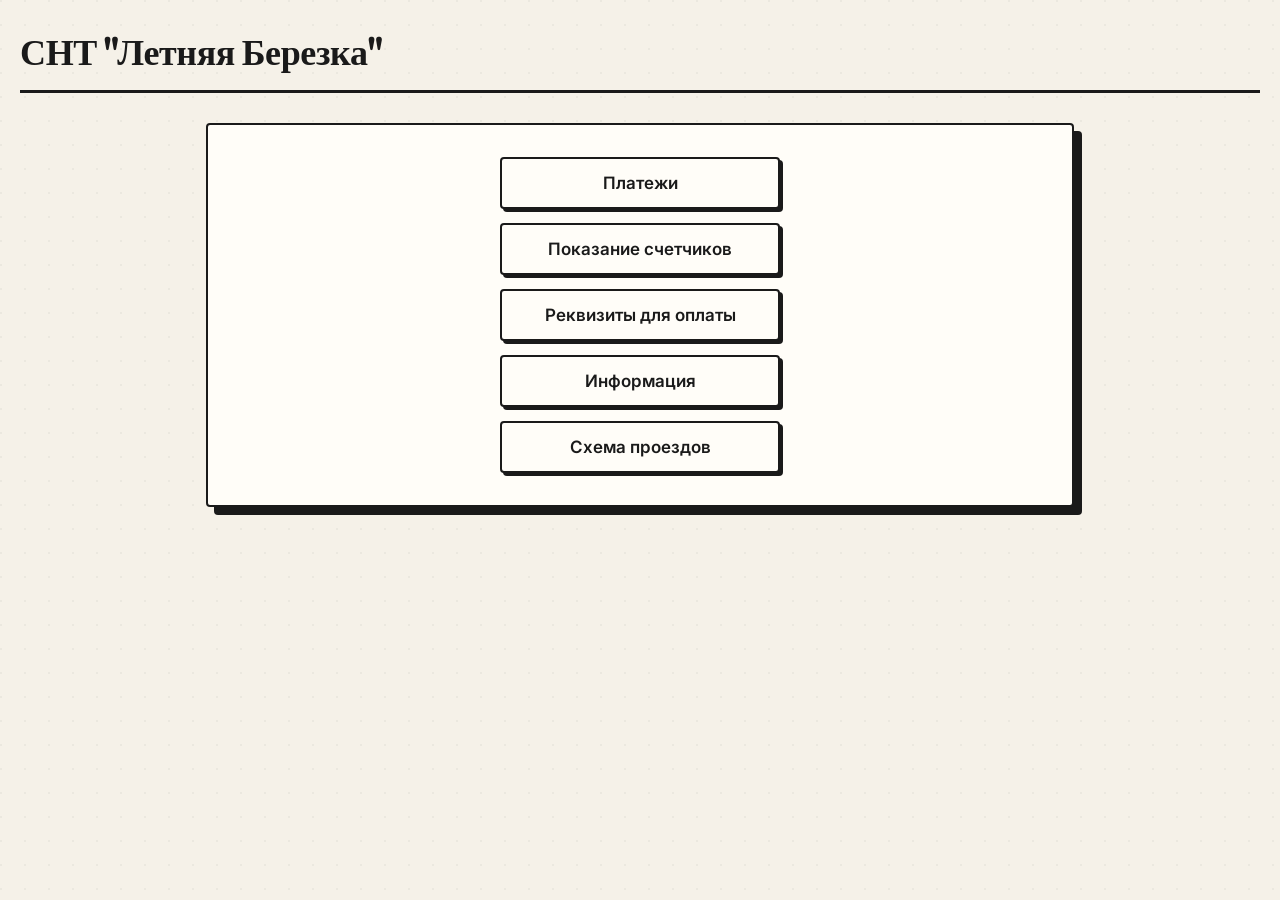
<file: index.html>
<!DOCTYPE html>
<html lang="ru">
<head>
<meta charset="UTF-8">
<meta name="viewport" content="width=device-width, initial-scale=1.0">
<link rel="stylesheet" href="style.css">
</head>
<body>
<div>
    <h1>СНТ "Летняя Березка"</h1>
</div>
<div id="content">
    <div class="menu">
        <button onclick="location.href='payments.html'">
            Платежи
        </button>

        <button onclick="location.href='info.html'">
            Показание счетчиков
        </button>

        <button onclick="location.href='details.html'">
            Реквизиты для оплаты
        </button>

        <button>
            Информация
        </button>

        <button onclick="location.href='inf.html'">
            Схема проездов
        </button>
    </div>
</div>

</body>
</html>
</file>
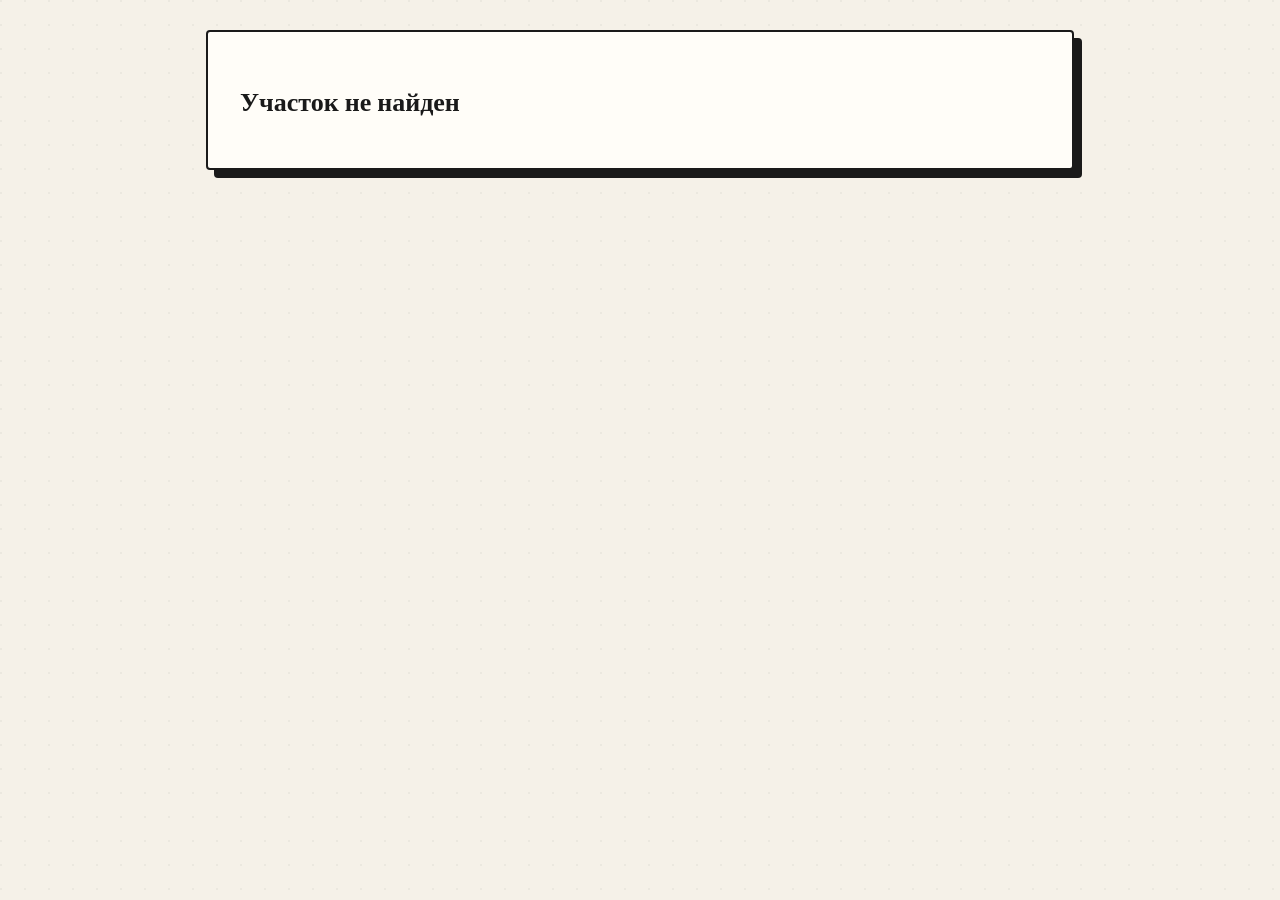
<file: debt.html>
<!DOCTYPE html>
<html lang="ru">
<head>
<meta charset="UTF-8">
<meta name="viewport" content="width=device-width, initial-scale=1.0">
<title>Долги участка</title>

<link rel="stylesheet" href="style.css?v=7">
</head>
<body>

<div id="content">
    Загрузка...
</div>

<script src="debt.js?v=7"></script>

</body>
</html>
</file>
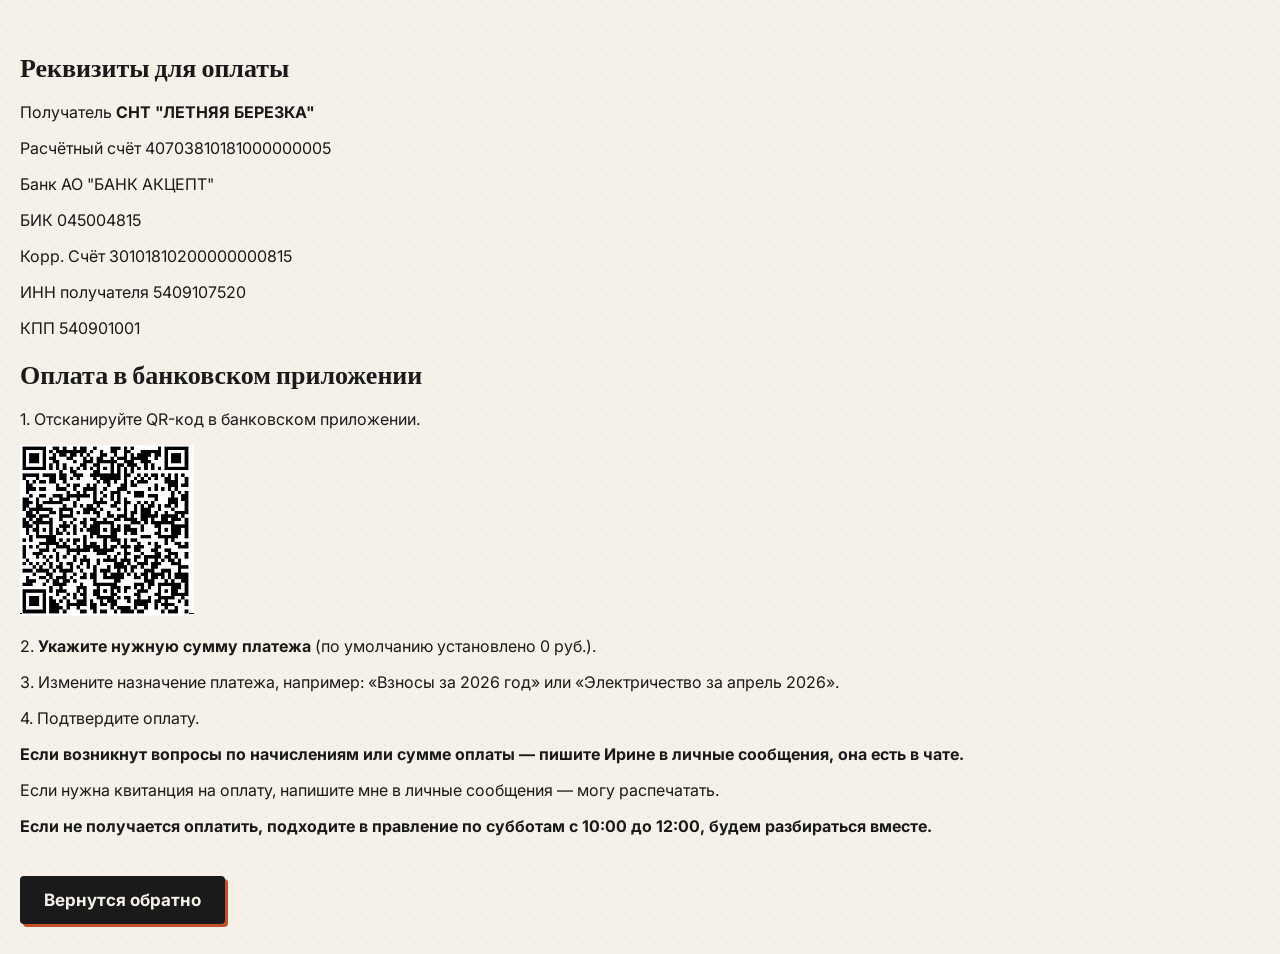
<file: details.html>
<!DOCTYPE html>
<html lang="en">
<head>
    <link rel="stylesheet" href="style.css">
    <meta charset="UTF-8">
    <meta name="viewport" content="width=device-width, initial-scale=1.0">
    <title>Document</title>
</head>
<body>

<h2><strong>Реквизиты для оплаты</strong></h2>
<p>Получатель <strong>СНТ "ЛЕТНЯЯ БЕРЕЗКА"</strong></p>
<p>Расчётный счёт 40703810181000000005</p>
<p>Банк АО "БАНК АКЦЕПТ"</p>
<p>БИК 045004815</p>
<p>Корр. Счёт 30101810200000000815</p>
<p>ИНН получателя 5409107520</p>
<p>КПП 540901001</p>
<h2><strong>Оплата в банковском приложении</strong></h2>
<p>1. Отсканируйте QR-код в банковском приложении.</p>
<img src="image/QR code.jpg" alt="Фото">
<p>2. <strong>Укажите нужную сумму платежа</strong> (по умолчанию установлено 0 руб.).</p>
<p>3. Измените назначение платежа, например: «Взносы за 2026 год» или «Электричество за апрель 2026».</p>
<p>4. Подтвердите оплату.</p>
<strong>Если возникнут вопросы по начислениям или сумме оплаты — пишите Ирине в личные сообщения, она есть в чате.</strong>
</p>

<p>
Если нужна квитанция на оплату, напишите мне в личные сообщения — могу распечатать.
</p>

<p>
<strong>Если не получается оплатить, подходите в правление по субботам с 10:00 до 12:00, будем разбираться вместе.</strong>
</p>
<button class="back-btn" onclick="location.href='index.html'">
        Вернутся обратно
    </button>
</body>
</html>
</file>
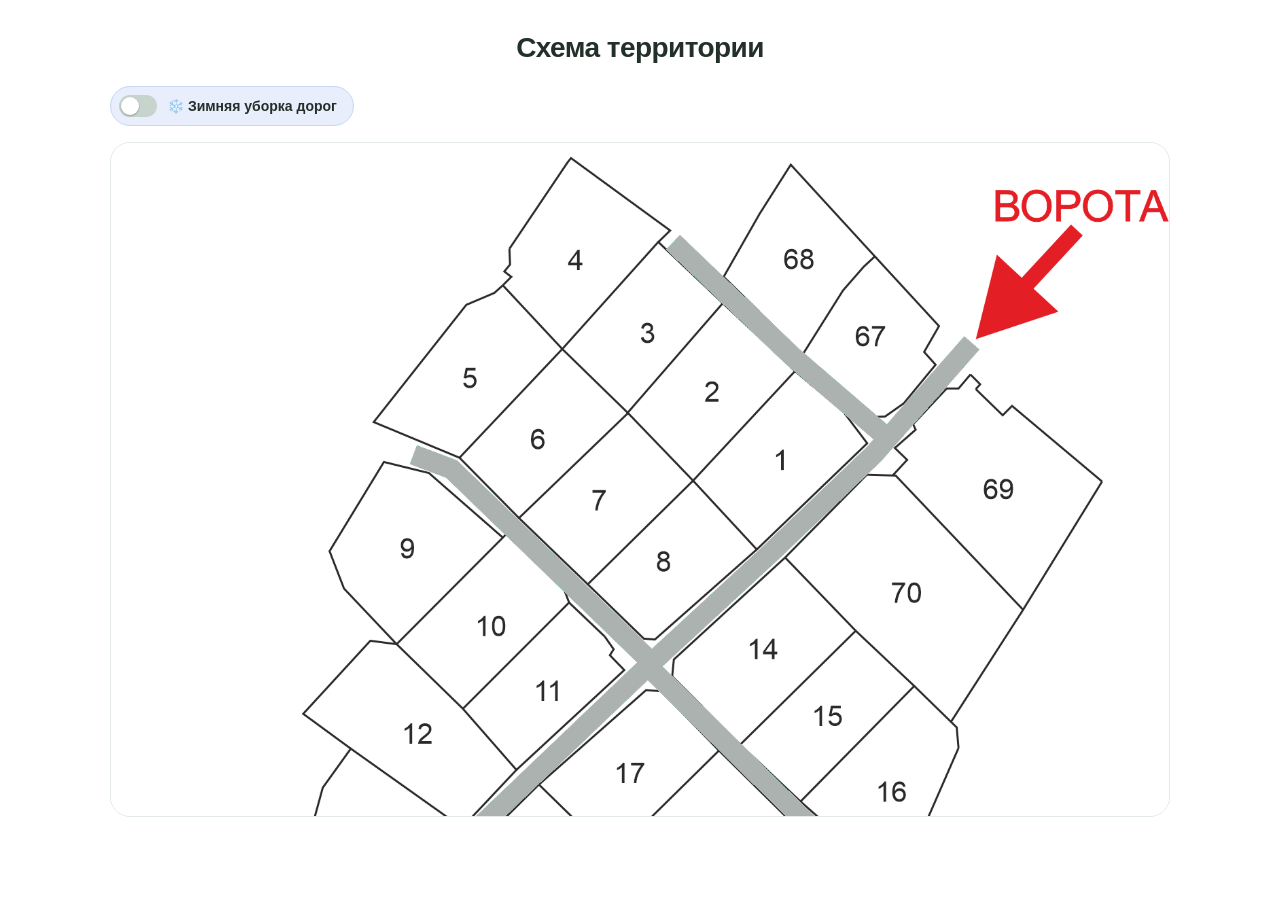
<file: inf.html>
<!DOCTYPE html>
<html lang="ru">
<head>
<meta charset="UTF-8">
<meta name="viewport" content="width=device-width, initial-scale=1.0, maximum-scale=5, user-scalable=yes">
<title>Схема территории — СНТ «Летняя Березка»</title>
<style>
  :root{
    --accent:#3068c2;
    --accent-dark:#204a91;
    --accent-light:#e8eefb;
    --text-main:#233029;
    --text-muted:#6b7a73;
  }

  *{box-sizing:border-box;}

  body{
    margin:0;
    font-family:-apple-system,BlinkMacSystemFont,"Segoe UI",Roboto,"Helvetica Neue",Arial,sans-serif;
    color:var(--text-main);
    background:#fff;
  }

  .territory-section{
    max-width:1100px;
    margin:0 auto;
    padding:32px 20px 48px;
  }

  .territory-header{
    text-align:center;
    margin-bottom:22px;
  }

  .territory-header h2{
    font-size:28px;
    font-weight:700;
    margin:0 0 8px;
    color:var(--text-main);
    letter-spacing:-.02em;
  }

  .territory-header p{
    margin:0;
    color:var(--text-muted);
    font-size:15px;
    line-height:1.5;
  }

  .territory-toolbar{
    display:flex;
    flex-wrap:wrap;
    align-items:center;
    justify-content:space-between;
    gap:12px;
    margin:22px 0 16px;
  }

  .roads-toggle{
    display:inline-flex;
    align-items:center;
    gap:10px;
    background:var(--accent-light);
    border:1px solid #c8d7f2;
    border-radius:999px;
    padding:8px 16px 8px 8px;
    cursor:pointer;
    user-select:none;
    transition:background .15s ease,border-color .15s ease;
  }

  .roads-toggle:hover{border-color:var(--accent);}

  .roads-toggle .switch{
    width:38px;
    height:22px;
    border-radius:999px;
    background:#c7d3cd;
    position:relative;
    transition:background .2s ease;
    flex:none;
  }

  .roads-toggle .switch::after{
    content:"";
    position:absolute;
    top:2px;
    left:2px;
    width:18px;
    height:18px;
    border-radius:50%;
    background:#fff;
    box-shadow:0 1px 2px rgba(0,0,0,.25);
    transition:transform .2s ease;
  }

  .roads-toggle input{display:none;}

  .roads-toggle input:checked + .switch{background:var(--accent);}

  .roads-toggle input:checked + .switch::after{
    transform:translateX(16px);
  }

  .roads-toggle span.label-text{
    font-size:14px;
    font-weight:600;
    color:var(--text-main);
    white-space:nowrap;
  }

  .map-wrapper{
    position:relative;
    border:1px solid #e3e9e5;
    border-radius:20px;
    background:#fff;
    overflow:auto;
    -webkit-overflow-scrolling:touch;
    touch-action:pan-x pan-y pinch-zoom;
    max-height:75vh;
  }

  .map-inner{
    width:100%;
    min-width:100%;
    position:relative;
  }

  #territory-svg{
    display:block;
    width:100%;
    height:auto;
  }
  .map-roads-highlight{
    opacity:0;
    transition:opacity .2s ease;
  }
  .map-base,
  .map-roads-grey,
  .map-roads-highlight{
    pointer-events:none;
  }

  .map-roads-grey{
    opacity:.85;
  }

  .map-roads-highlight.active{
    opacity:1;
  }

  .legend{
    display:flex;
    align-items:center;
    gap:10px;
    margin-top:14px;
    font-size:13px;
    color:var(--text-muted);
    opacity:0;
    max-height:0;
    overflow:hidden;
    transition:opacity .2s ease;
  }

  .legend.visible{
    opacity:1;
    max-height:60px;
  }

  .legend .swatch{
    width:22px;
    height:10px;
    border-radius:4px;
    background:var(--accent);
    flex:none;
  }

  @media (max-width:640px){
    .territory-header h2{font-size:22px;}
    .territory-section{padding:20px 12px 36px;}
    .map-wrapper{border-radius:14px;max-height:65vh;}
  }
</style>
</head>

<body>
<section class="territory-section">

  <div class="territory-header">
    <h2>Схема территории</h2>
  </div>

  <div class="territory-toolbar">
    <label class="roads-toggle" for="roadsToggle">
      <input type="checkbox" id="roadsToggle">
      <span class="switch"></span>
      <span class="label-text">❄️ Зимняя уборка дорог</span>
    </label>
  </div>

  <div class="map-wrapper" id="mapWrapper">
    <div class="map-inner" id="mapInner">
      <svg id="territory-svg"
           viewBox="0 0 1557 3151"
           xmlns="http://www.w3.org/2000/svg"
           aria-label="Схема территории СНТ Летняя Березка">

        <!--
          ВАЖНО:
          map-base.png и map-roads.png — точные слои исходной схемы.
          Поэтому визуальное расположение участков и дорог НЕ генерируется
          заново браузером и не зависит от приблизительных SVG-координат.
        -->
        <image
          class="map-base"
          href="map-base.png"
          x="0" y="0"
          width="1557" height="3151"
          preserveAspectRatio="none"
        />

        <image
          id="roadsImageGrey"
          class="map-roads-grey"
          href="map-roads-grey.png"
          x="0" y="0"
          width="1557" height="3151"
          preserveAspectRatio="none"
        />

        <image
          id="roadsImageHighlight"
          class="map-roads-highlight"
          href="map-roads-highlight.png"
          x="0" y="0"
          width="1557" height="3151"
          preserveAspectRatio="none"
        />

      </svg>
    </div>
  </div>

  <div class="legend" id="roadsLegend">
    <span class="swatch"></span>
    <span>Синим показаны участки дорог, которые планируется очищать зимой.</span>
  </div>

</section>

<script>
/*
 * Карта полностью статична: участки не кликабельны,
 * никаких подсказок или деталей по нажатию не показывается.
 * Масштабирование выполняется нативным жестом "два пальца" (pinch-to-zoom).
 */

const roadsToggle = document.getElementById("roadsToggle");
const roadsImageHighlight = document.getElementById("roadsImageHighlight");
const roadsLegend = document.getElementById("roadsLegend");

roadsToggle.addEventListener("change", () => {
  roadsImageHighlight.classList.toggle("active", roadsToggle.checked);
  roadsLegend.classList.toggle("visible", roadsToggle.checked);
});
</script>
</body>
</html>
</file>
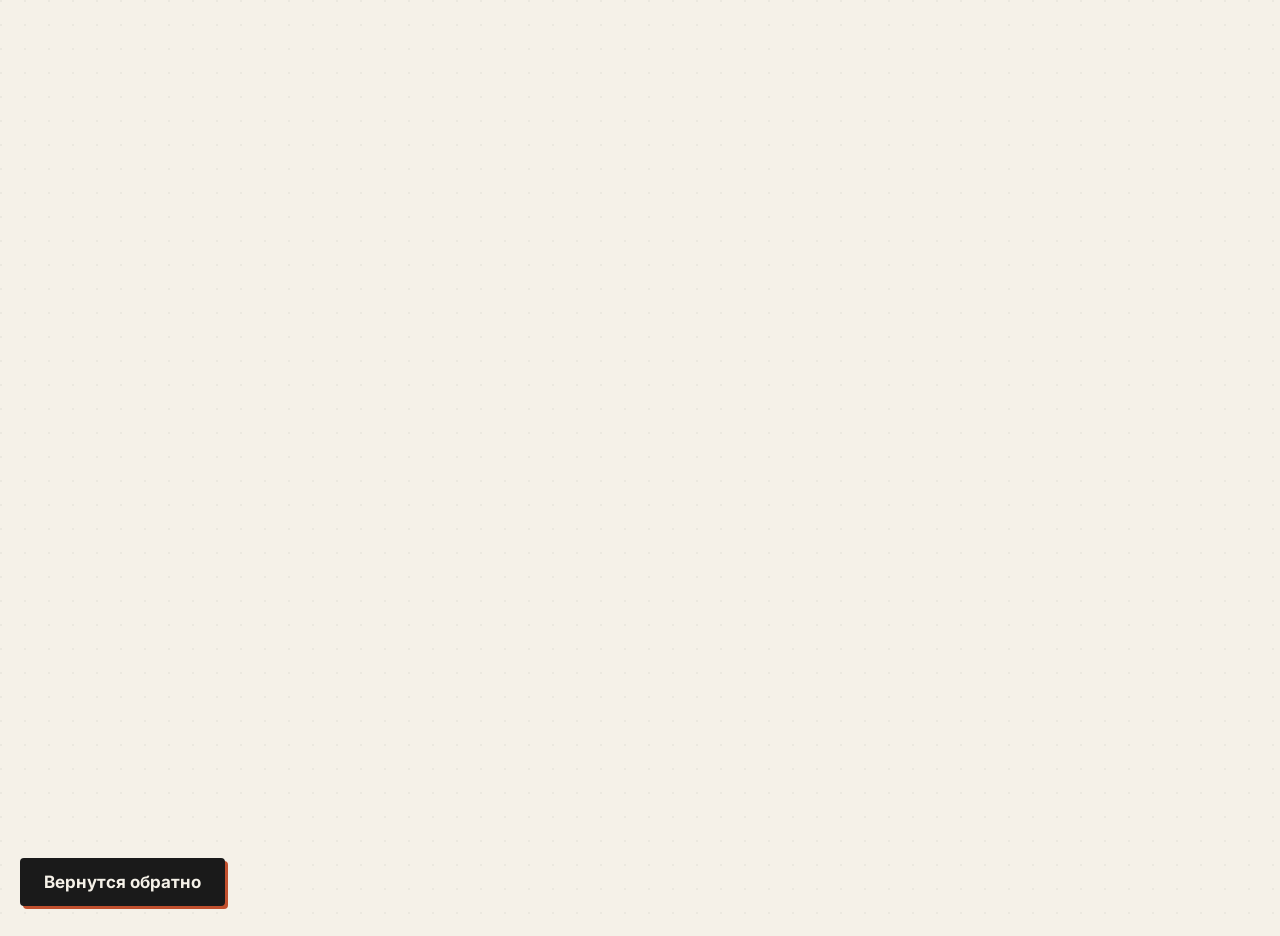
<file: info.html>
<!DOCTYPE html>
<html lang="en">
<head>
    <link rel="stylesheet" href="style.css">
    <meta charset="UTF-8">
    <meta name="viewport" content="width=device-width, initial-scale=1.0">
    <title>Document</title>
</head>
<body>
    <iframe
        src="https://docs.google.com/spreadsheets/d/e/2PACX-1vRFSX62hW75kSk9kwcYLoMr5LQaweswExIeVvr_5SGMqPcPFRQV-iXaZxHtuqVpWt1R3wKeKJIx23OM/pubhtml?widget=true&amp;headers=false"
        width="100%"
        height="800"
        style="border:none;">
    </iframe>

    <button class="back-btn" onclick="location.href='index.html'">
        Вернутся обратно
    </button>
</body>
</html>
</file>
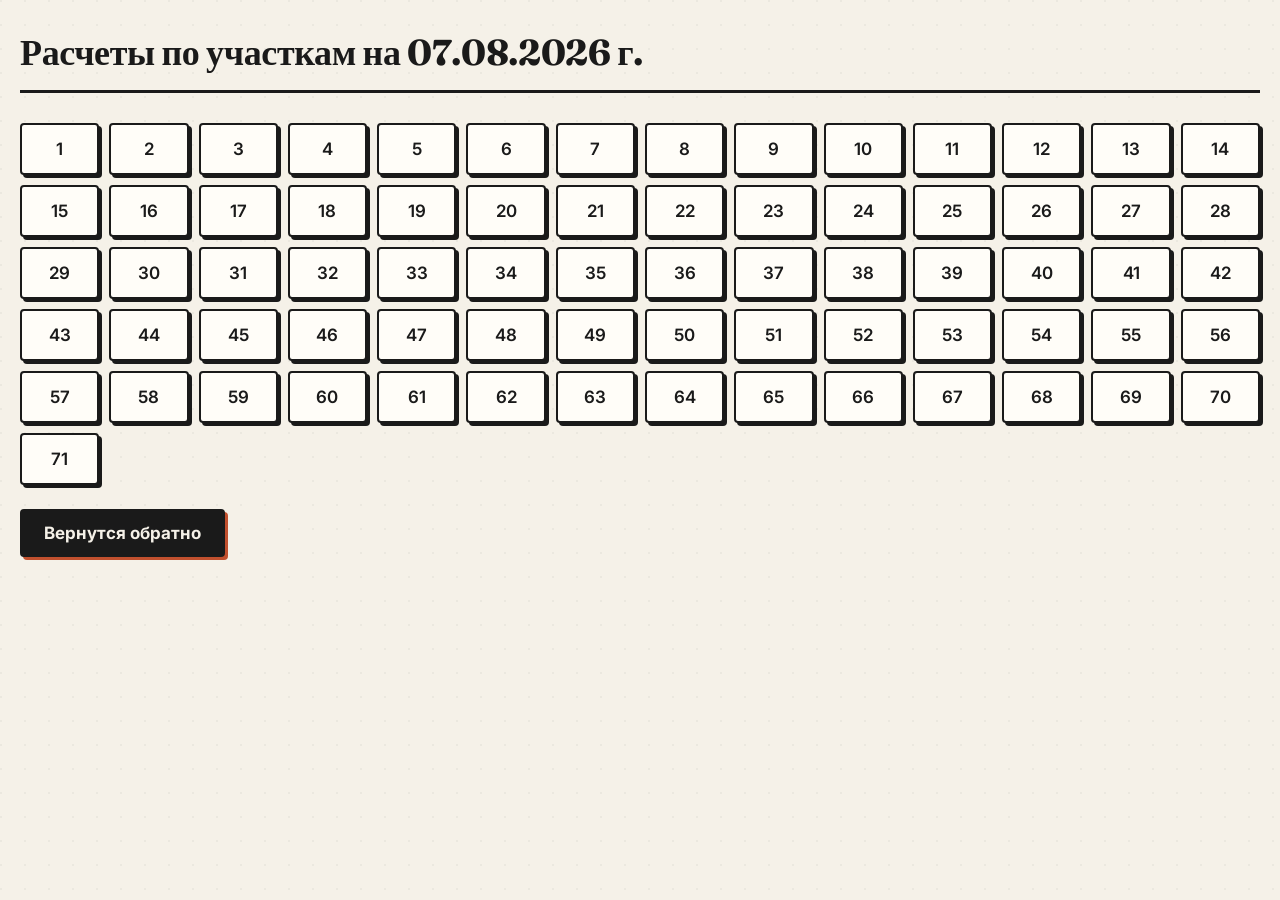
<file: payments.html>
<!DOCTYPE html>
<html lang="ru">
<head>
<meta charset="UTF-8">
<meta name="viewport" content="width=device-width, initial-scale=1.0">
<title>Задолженности СНТ</title>

<link rel="stylesheet" href="style.css">
</head>
<body>

<h1 id="title">Загрузка...</h1>

<div id="plots">
    Загрузка...
</div>

<script src="script.js"></script>
<button class="back-btn" onclick="location.href='index.html'">
        Вернутся обратно
    </button>
</body>
</html>
</file>
<file: style.css>
@import url('https://fonts.googleapis.com/css2?family=Fraunces:wght@600;700&family=Inter:wght@400;500;600;700&display=swap');

:root {
    --ink: #1a1a1a;
    --paper: #f5f1e8;
    --card: #fffdf8;
    --accent: #c1502e;
    --accent-dark: #96391f;
    --olive: #5c6b47;
    --line: #e2dbc9;
    --shadow-color: #1a1a1a;
}

body {
    font-family: 'Inter', sans-serif;
    background: var(--paper);
    background-image:
        radial-gradient(circle at 1px 1px, rgba(0,0,0,0.04) 1px, transparent 0);
    background-size: 24px 24px;
    margin: 0;
    padding: 30px 20px;
    color: var(--ink);
}

/* Карточка */
#content,
.container {
    max-width: 800px;
    margin: auto;
    background: var(--card);
    border: 2px solid var(--ink);
    border-radius: 4px;
    padding: 32px;
    box-shadow: 8px 8px 0 var(--shadow-color);
}

/* Заголовок */
#title,
h1 {
    font-family: 'Fraunces', serif;
    text-align: left;
    font-size: 36px;
    font-weight: 700;
    letter-spacing: -0.01em;
    margin: 0 0 30px;
    padding-bottom: 16px;
    border-bottom: 3px solid var(--ink);
}

/* Сетка участков */
#plots {
    display: grid;
    grid-template-columns: repeat(auto-fill, minmax(75px, 1fr));
    gap: 10px;
}

/* Кнопки */
button,
.plot-btn {
    background: var(--card);
    border: 2px solid var(--ink);
    border-radius: 4px;
    padding: 14px;
    font-family: 'Inter', sans-serif;
    font-size: 17px;
    font-weight: 600;
    color: var(--ink);
    cursor: pointer;
    box-shadow: 3px 3px 0 var(--ink);
    transition: transform .12s ease, box-shadow .12s ease;
}

.menu {
    display: flex;
    flex-direction: column;
    align-items: center;
    gap: 14px;
}

.menu button {
    width: 280px;
}

button:hover,
.plot-btn:hover {
    transform: translate(-2px, -2px);
    box-shadow: 5px 5px 0 var(--ink);
    background: var(--accent);
    color: #fff;
    border-color: var(--ink);
}

button:active,
.plot-btn:active {
    transform: translate(1px, 1px);
    box-shadow: 1px 1px 0 var(--ink);
}

/* Подзаголовки */
h2 {
    font-family: 'Fraunces', serif;
    font-size: 26px;
    font-weight: 600;
    margin-bottom: 18px;
}

h3 {
    font-family: 'Fraunces', serif;
    font-size: 19px;
    font-weight: 600;
    padding-bottom: 6px;
    margin-top: 28px;
    color: var(--accent-dark);
}

/* Строки долгов */
.debt-row,
.payment-line {
    background: var(--paper);
    border: 1px solid var(--line);
    border-left: 4px solid var(--olive);
    border-radius: 2px;
    padding: 12px 16px;
    margin-bottom: 8px;
    font-variant-numeric: tabular-nums;
}

/* Общий долг */
.total-debt {
    background: #fbe9df;
    border: 2px solid var(--accent);
    padding: 16px 20px;
    border-radius: 4px;
    font-family: 'Fraunces', serif;
    font-size: 26px;
    font-weight: 700;
    color: var(--accent-dark);
    margin-top: 18px;
}

/* Оплачено */
.total-paid {
    background: #e6ebdd;
    border: 2px solid var(--olive);
    padding: 16px 20px;
    border-radius: 4px;
    font-family: 'Fraunces', serif;
    font-size: 26px;
    font-weight: 700;
    color: #3d4830;
    margin-top: 18px;
}

/* Назад */
.back-btn {
    display: inline-block;
    margin-top: 24px;
    padding: 12px 22px;
    background: var(--ink);
    color: var(--paper);
    text-decoration: none;
    border-radius: 4px;
    font-weight: 700;
    border: 2px solid var(--ink);
    box-shadow: 3px 3px 0 var(--accent);
    transition: transform .12s ease;
}

.back-btn:hover {
    transform: translate(-2px, -2px);
}

.section-line {
    height: 2px;
    background: var(--line);
    margin: 16px 0;
}
</file>
